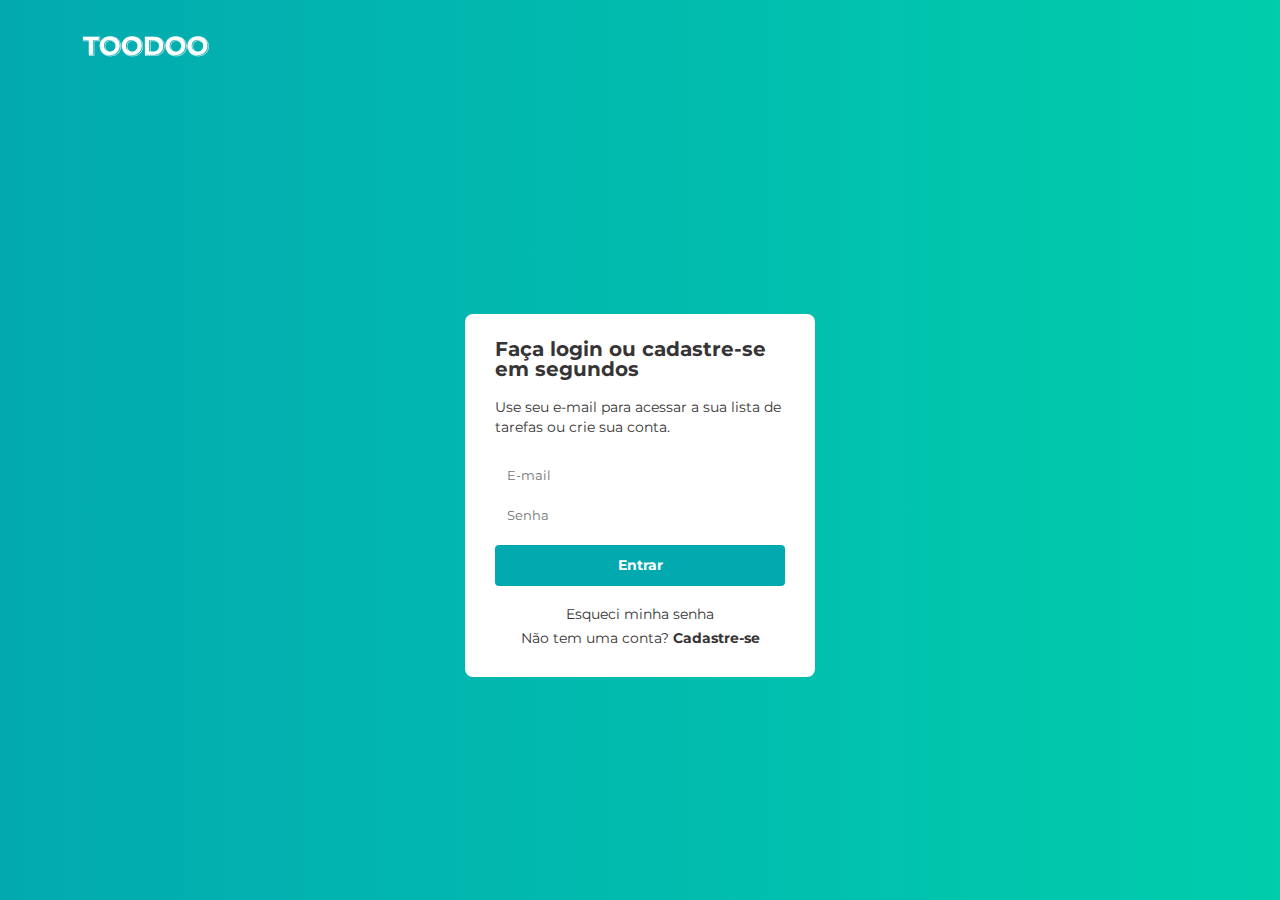
<file: index.html>
<!DOCTYPE html>
<html lang="pt-br">
  <head>
    <meta charset="UTF-8" />
    <meta http-equiv="X-UA-Compatible" content="IE=edge" />
    <meta name="viewport" content="width=device-width, initial-scale=1.0" />
    <link rel="preconnect" href="https://fonts.googleapis.com" />
    <link rel="preconnect" href="https://fonts.gstatic.com" crossorigin />
    <link
      href="https://fonts.googleapis.com/css2?family=Montserrat:wght@100;300;400;500;600;700&display=swap"
      rel="stylesheet"
    />
    <link rel="stylesheet" href="css/styles.css" />
    <script src="js/script.js" defer></script>
    <title>TOODOO</title>
  </head>

  <body>
    <main class="container">
      <header class="header">
        <div>
          <a href="tarefas.html">
            <img
              class="imgLogo"
              src="assets/TOODOO LOGO-1.png"
              alt="Logo.png"
            />
          </a>
        </div>
        <div class="headerButton">
          <!-- <a href="index.html" class="button-login">Entrar</a>
          <a href="cadastro.html" class="button-cadastro">Cadastre-se</a> -->
        </div>
      </header>
      <div class="box">
        <div>
          <form id="form-login" class="form-box">
            <h1 class="tittle">Faça login ou cadastre-se em segundos</h1>
            <h2 class="subtittle">
              Use seu e-mail para acessar a sua lista de tarefas ou crie sua
              conta.
            </h2>
            <span id="msg-login" class="msg-login"></span>
            <div class="form-control">
              <input
                id="login-email"
                type="email"
                placeholder="E-mail"
                class="input"
              />
              <input
                id="login-password"
                type="password"
                placeholder="Senha"
                class="input"
              />
            </div>
            <button type="submit" >Entrar</button>
            <a href="esqueci-senha.html" class="esqueci-senha"
              ><p>Esqueci minha senha</p></a
            >
            <p class="a-cadastrar">
              Não tem uma conta? <a href="cadastro.html"> Cadastre-se</a>
            </p>
          </form>
        </div>
      </div>
    </main>
  </body>
</html>
</file>
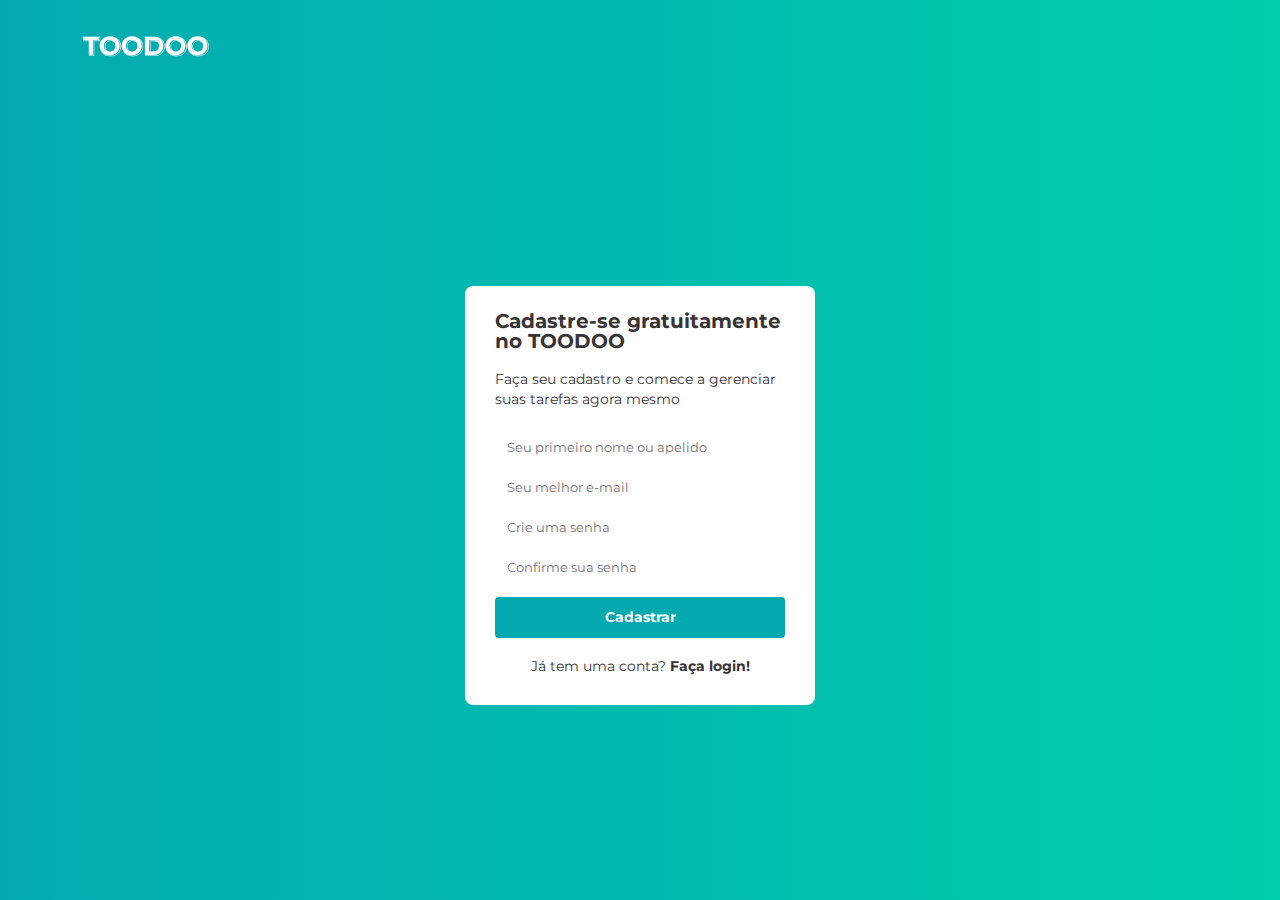
<file: cadastro.html>
<!DOCTYPE html>
<html lang="pt-br">
  <head>
    <meta charset="UTF-8" />
    <meta http-equiv="X-UA-Compatible" content="IE=edge" />
    <meta name="viewport" content="width=device-width, initial-scale=1.0" />
    <link rel="preconnect" href="https://fonts.googleapis.com" />
    <link rel="preconnect" href="https://fonts.gstatic.com" crossorigin />
    <link
      href="https://fonts.googleapis.com/css2?family=Montserrat:wght@100;300;400;500;600;700&display=swap"
      rel="stylesheet"
    />
    <link rel="stylesheet" href="css/styles.css" />
    <script src="js/cadastro.js" defer></script>
    <title>Cadastro</title>
  </head>

  <body>
    <main class="container">
      <header class="header">
        <div>
          <a href="tarefas.html">
            <img
              class="imgLogo"
              src="assets/TOODOO LOGO-1.png"
              alt="Logo.png"
            />
          </a>
        </div>
        <div class="headerButton">
          <!-- <a href="index.html" class="button-login">Entrar</a>
          <a href="cadastro.html" class="button-cadastro">Cadastre-se</a> -->
        </div>
      </header>
      <div class="box">
        <div>
          <form id="form-cadastro" class="form-box">
            <h1 class="tittle">Cadastre-se gratuitamente no TOODOO</h1>
            <h2 class="subtittle">
              Faça seu cadastro e comece a gerenciar suas tarefas agora mesmo
            </h2>
            <span id="msg-cadastro" class="msg"></span>
            <div class="form-control">
              <input
              id="cad-name"
              type="text"
              placeholder="Seu primeiro nome ou apelido"
              class="input"
              />
              <span id="label-cad-name" class="msg"></span>

              <input
                id="cad-email"
                type="email"
                placeholder="Seu melhor e-mail"
                class="input"
              />
              <span id="label-cad-email" class="msg"></span>

              <input
                id="cad-senha"
                type="password"
                placeholder="Crie uma senha"
                class="input"
              />
              <span id="label-cad-senha" class="msg"></span>

              <input
                id="cad-confirm-senha"
                type="password"
                placeholder="Confirme sua senha"
                class="input"
              />
              <span id="label-cad-confirm-senha" class="msg"></span>

            </div>
            <button id="button-cadastro">Cadastrar</button>
            <p class="a-cadastrar">
              Já tem uma conta? <a href="index.html"> Faça login!</a>
            </p>
          </form>
        </div>
      </div>
    </main>
  </body>
</html>
</file>
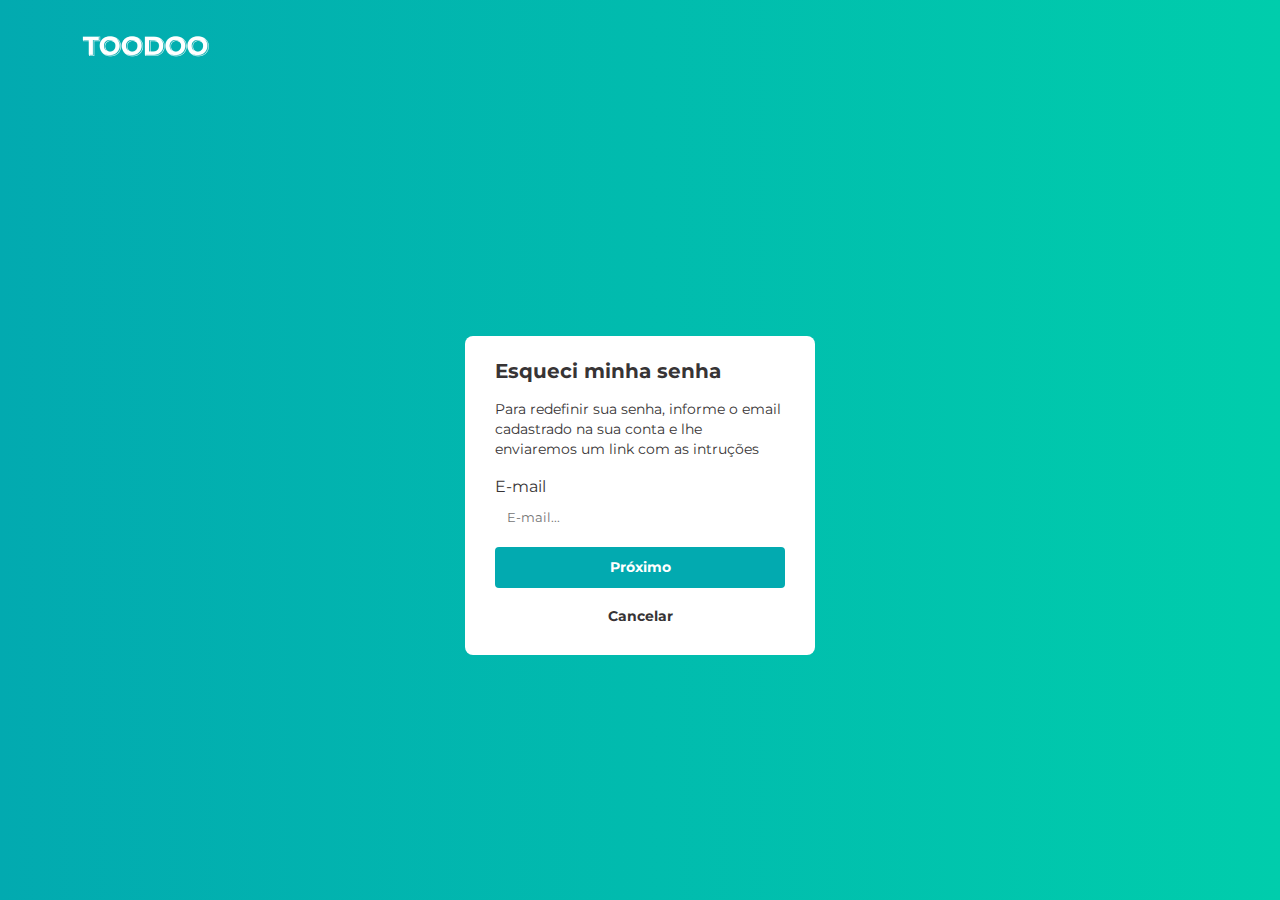
<file: esqueci-senha.html>
<!DOCTYPE html>
<html lang="pt-br">
  <head>
    <meta charset="UTF-8" />
    <meta http-equiv="X-UA-Compatible" content="IE=edge" />
    <meta name="viewport" content="width=device-width, initial-scale=1.0" />
    <link rel="preconnect" href="https://fonts.googleapis.com" />
    <link rel="preconnect" href="https://fonts.gstatic.com" crossorigin />
    <link
      href="https://fonts.googleapis.com/css2?family=Montserrat:wght@100;300;400;500;600;700&display=swap"
      rel="stylesheet"
    />
    <link rel="stylesheet" href="css/styles.css" />
    <title>Esqueci minha senha</title>
  </head>

  <body>
    <main class="container">
      <header class="header">
        <div>
          <a href="tarefas.html">
            <img
              class="imgLogo"
              src="assets/TOODOO LOGO-1.png"
              alt="Logo.png"
            />
          </a>
        </div>
        <div class="headerButton">
          <!-- <a href="index.html" class="button-login">Entrar</a>
          <a href="cadastro.html" class="button-cadastro">Cadastre-se</a> -->
        </div>
      </header>
      <div class="box">
        <div>
          <form class="form-box">
            <h1 class="tittle">Esqueci minha senha</h1>
            <h2 class="subtittle">
              Para redefinir sua senha, informe o email cadastrado na sua conta
              e lhe enviaremos um link com as intruções
            </h2>
            <div class="form-control">
              <label for="email">E-mail</label>
              <input type="email" name="email" placeholder="E-mail..." class="input" />
            </div>
            <button type="submit">Próximo</button>
            <p class="a-cadastrar"><a href="index.html"> Cancelar</a></p>
          </form>
        </div>
      </div>
    </main>
  </body>
</html>
</file>
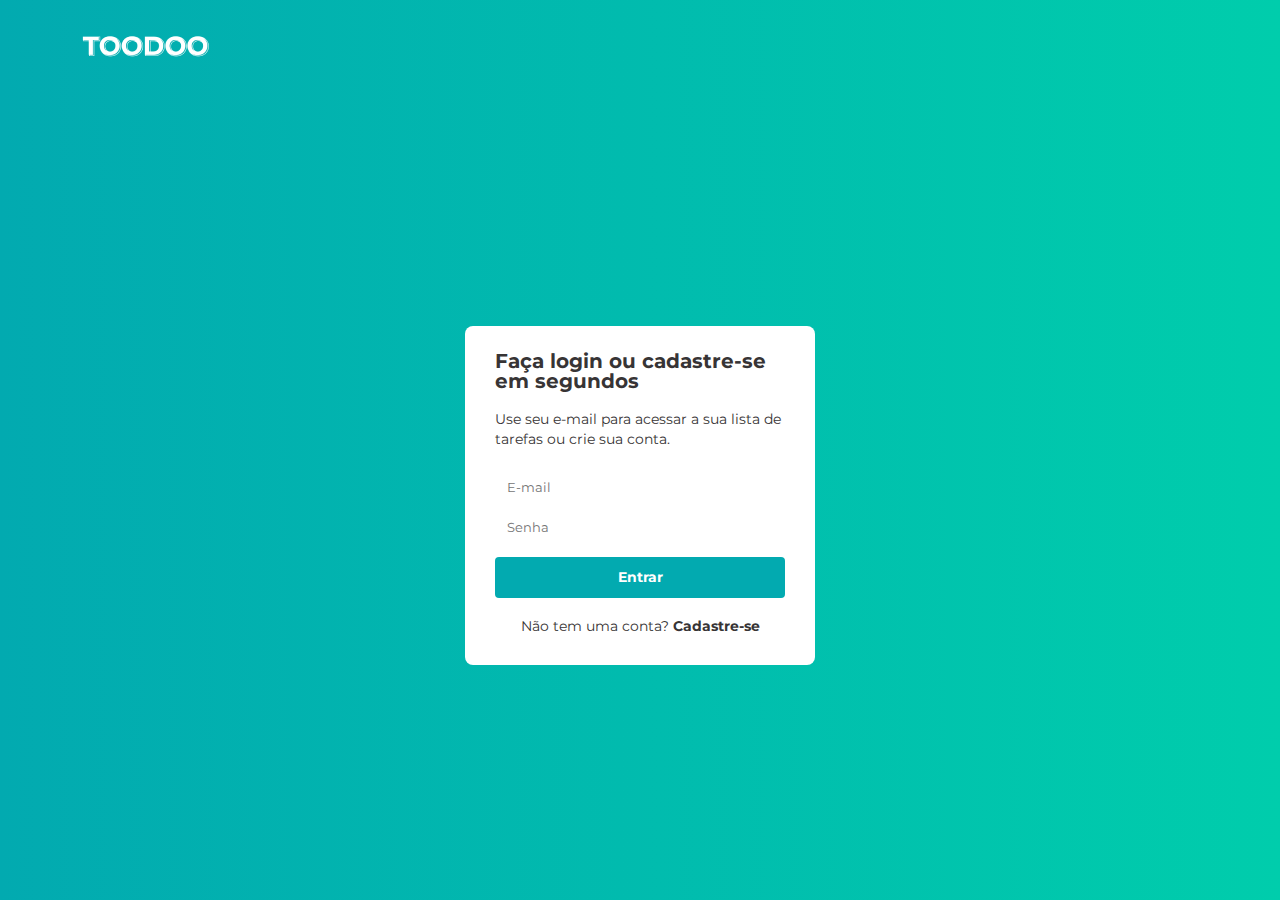
<file: index-old.html>
<!DOCTYPE html>
<html lang="pt-br">
  <head>
    <meta charset="UTF-8" />
    <meta http-equiv="X-UA-Compatible" content="IE=edge" />
    <meta name="viewport" content="width=device-width, initial-scale=1.0" />
    <link rel="preconnect" href="https://fonts.googleapis.com" />
    <link rel="preconnect" href="https://fonts.gstatic.com" crossorigin />
    <link
      href="https://fonts.googleapis.com/css2?family=Montserrat:wght@100;300;400;500;600;700&display=swap"
      rel="stylesheet"
    />
    <link rel="stylesheet" href="css/styles.css" />
    <script src="js/script.js" defer></script>
    <title>TOODOO</title>
  </head>

  <body>
    <main class="container">
      <header class="header">
        <div>
          <a href="index.html">
            <img
              class="imgLogo"
              src="assets/TOODOO LOGO-1.png"
              alt="Logo.png"
            />
          </a>
        </div>
      </header>

      <div class="box">
        <div>
          <form id="form-login" class="form-box">
            <h1 class="tittle">Faça login ou cadastre-se em segundos</h1>
            <h2 class="subtittle">
              Use seu e-mail para acessar a sua lista de tarefas ou crie sua
              conta.
            </h2>
            <span id="msg-login" class="msg-login"></span>
            <div class="form-control">
              <input
                id="login-email"
                type="email"
                placeholder="E-mail"
                class="input"
              />
              <input
                id="login-password"
                type="password"
                placeholder="Senha"
                class="input"
              />
            </div>
            <button type="submit">Entrar</button>
            <p class="a-cadastrar">
              Não tem uma conta? <a href="cadastro.html"> Cadastre-se</a>
            </p>
          </form>
        </div>
      </div>
    </main>
  </body>
</html>
</file>
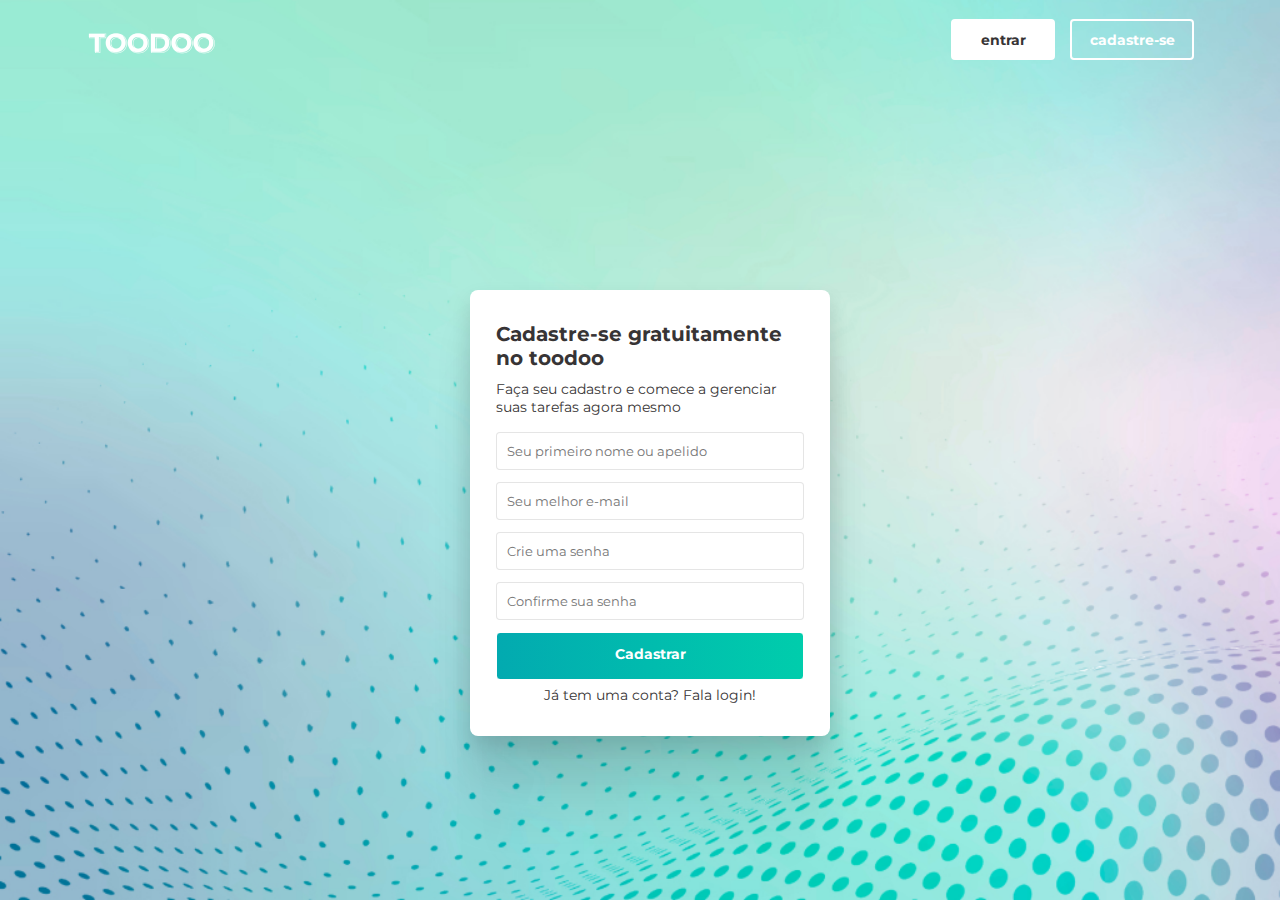
<file: signup.html>
<!DOCTYPE html>
<html lang="pt-br">
<head>
    <meta charset="UTF-8">
    <meta http-equiv="X-UA-Compatible" content="IE=edge">
    <meta name="viewport" content="width=device-width, initial-scale=1.0">
    <link rel="preconnect" href="https://fonts.googleapis.com">
    <link rel="preconnect" href="https://fonts.gstatic.com" crossorigin>
    <link href="https://fonts.googleapis.com/css2?family=Montserrat:wght@100;300;400;500;600;700&display=swap" rel="stylesheet">
   <link rel="stylesheet" href="styles.css">
    <title>TooDoo</title>
</head>

<header class="header">
    <Div>
        <img class="imgLogo" src="assets/TOODOO LOGO-1.png" alt="Logo.png">
    </Div>
    <div class="headerButton">
        <h1 class="buttonLogin">entrar</h1>
        <h1 class="buttonCadastro">cadastre-se</h1>
    </div>
</header>
<body class="container" >
    <div class="box">
        <div>
            <h1 class="tittle">Cadastre-se gratuitamente no toodoo</h1>
            <h2 class="subtittle">Faça seu cadastro e comece a gerenciar suas tarefas agora mesmo</h2>
        </div>
        <div>
            <form class="form">
                <input type="text" placeholder="Seu primeiro nome ou apelido" class="input"/>
                <input type="email" placeholder="Seu melhor e-mail" class="input"/>
                <input type="password" placeholder="Crie uma senha" class="input"/>
                <input type="password" placeholder="Confirme sua senha" class="input"/>
                <button type="submit" class="button">Cadastrar</button>
            </form>
            <p class="subtittle">Já tem uma conta? Fala login!</p>
        </div>
    </div>
</body>
</html>
</file>
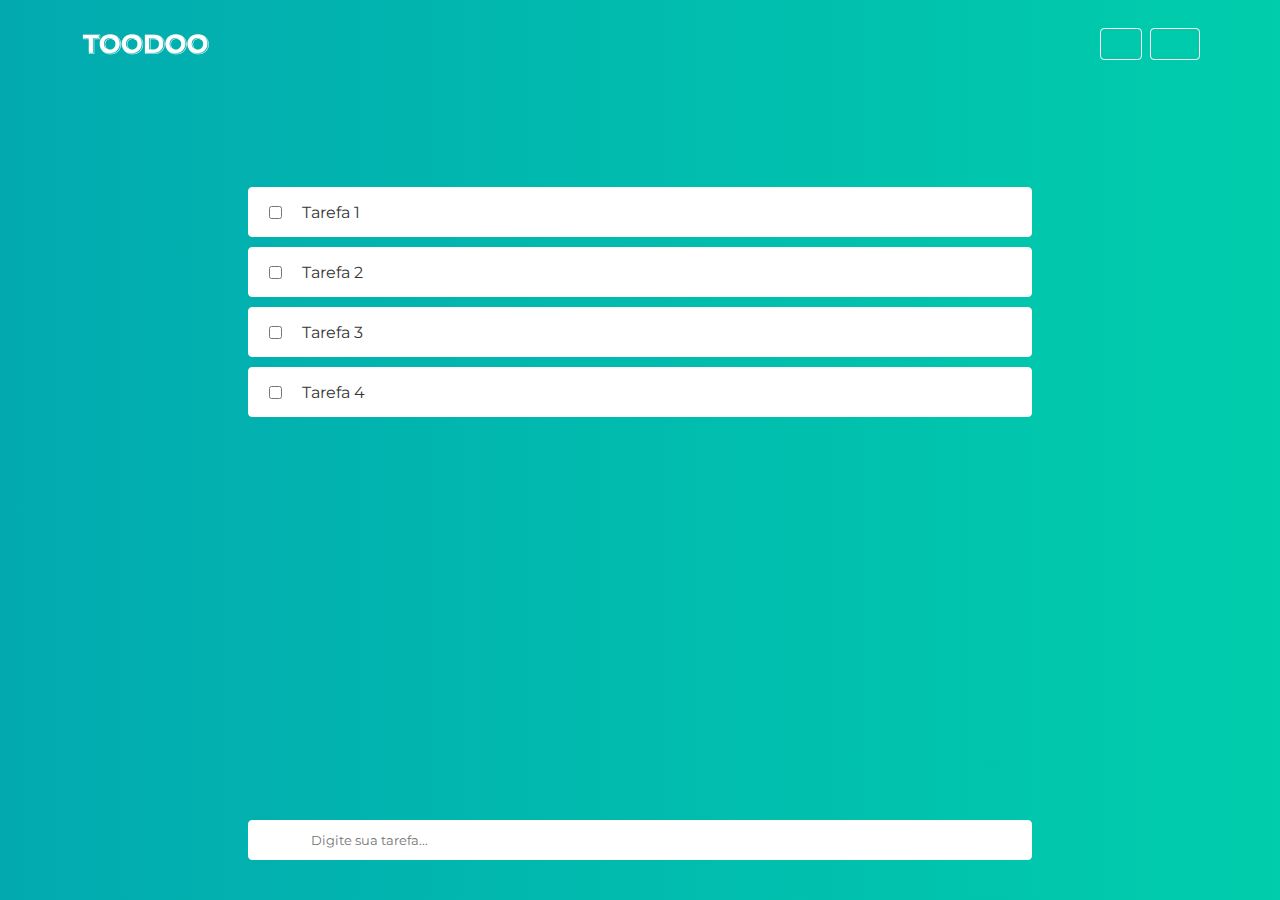
<file: tarefas.html>
<!DOCTYPE html>
<html lang="pt-br">
  <head>
    <meta charset="UTF-8" />
    <meta http-equiv="X-UA-Compatible" content="IE=edge" />
    <meta name="viewport" content="width=device-width, initial-scale=1.0" />
    <link rel="preconnect" href="https://fonts.googleapis.com" />
    <link rel="preconnect" href="https://fonts.gstatic.com" crossorigin />
    <link
      href="https://fonts.googleapis.com/css2?family=Montserrat:wght@100;300;400;500;600;700&display=swap"
      rel="stylesheet"
    />
    <link rel="stylesheet" href="css/styles.css" />
    <link
      rel="stylesheet"
      href="https://cdnjs.cloudflare.com/ajax/libs/font-awesome/6.4.0/css/all.min.css"
      integrity="sha512-iecdLmaskl7CVkqkXNQ/ZH/XLlvWZOJyj7Yy7tcenmpD1ypASozpmT/E0iPtmFIB46ZmdtAc9eNBvH0H/ZpiBw=="
      crossorigin="anonymous"
      referrerpolicy="no-referrer"
    />
    <script src="js/tarefas.js" defer ></script>
    <title>Lista de tarefas</title>
  </head>

  <body>
    <main class="container">
      <header class="header">
        <div>
          <a href="index.html">
            <img
              class="imgLogo"
              src="assets/TOODOO LOGO-1.png"
              alt="Logo.png"
            />
          </a>
        </div>
        <div class="header-user">
          <!-- <button class="filter"><img src="assets/filter.svg" alt="filter" /></button> -->
          <span id="logado" class="button-user"></span>
          <button onclick="logout()" id="logout">
            <i class="fa-solid fa-arrow-right-from-bracket"></i>
          </button>
        </div>
      </header>
      <div class="box-tasks">
        <div class="card">
          <input type="checkbox" name="task" data-i="task-1" />
          <span class="task-item">Tarefa 1</span>
          <button value="X"><i class="fa-solid fa-trash-can"></i></button>
        </div>

        <div class="card">
          <input type="checkbox" name="task" data-i="task-2" />
          <span class="task-item">Tarefa 2</span>
          <button value="X"><i class="fa-solid fa-trash-can"></i></button>
        </div>

        <div class="card">
          <input type="checkbox" name="task" data-i="task-3" />
          <span class="task-item">Tarefa 3</span>
          <button value="X"><i class="fa-solid fa-trash-can"></i></button>
        </div>

        <div class="card">
          <input type="checkbox" name="task" data-i="task-4" />
          <span class="task-item">Tarefa 4</span>
          <button value="X"><i class="fa-solid fa-trash-can"></i></button>
        </div>

        <div class="new-task">
          <button value="X"><i class="fa-solid fa-plus"></i></button>
          <input type="text" placeholder="Digite sua tarefa..." />
        </div>
      </div>
    </main>
  </body>
</html>
</file>
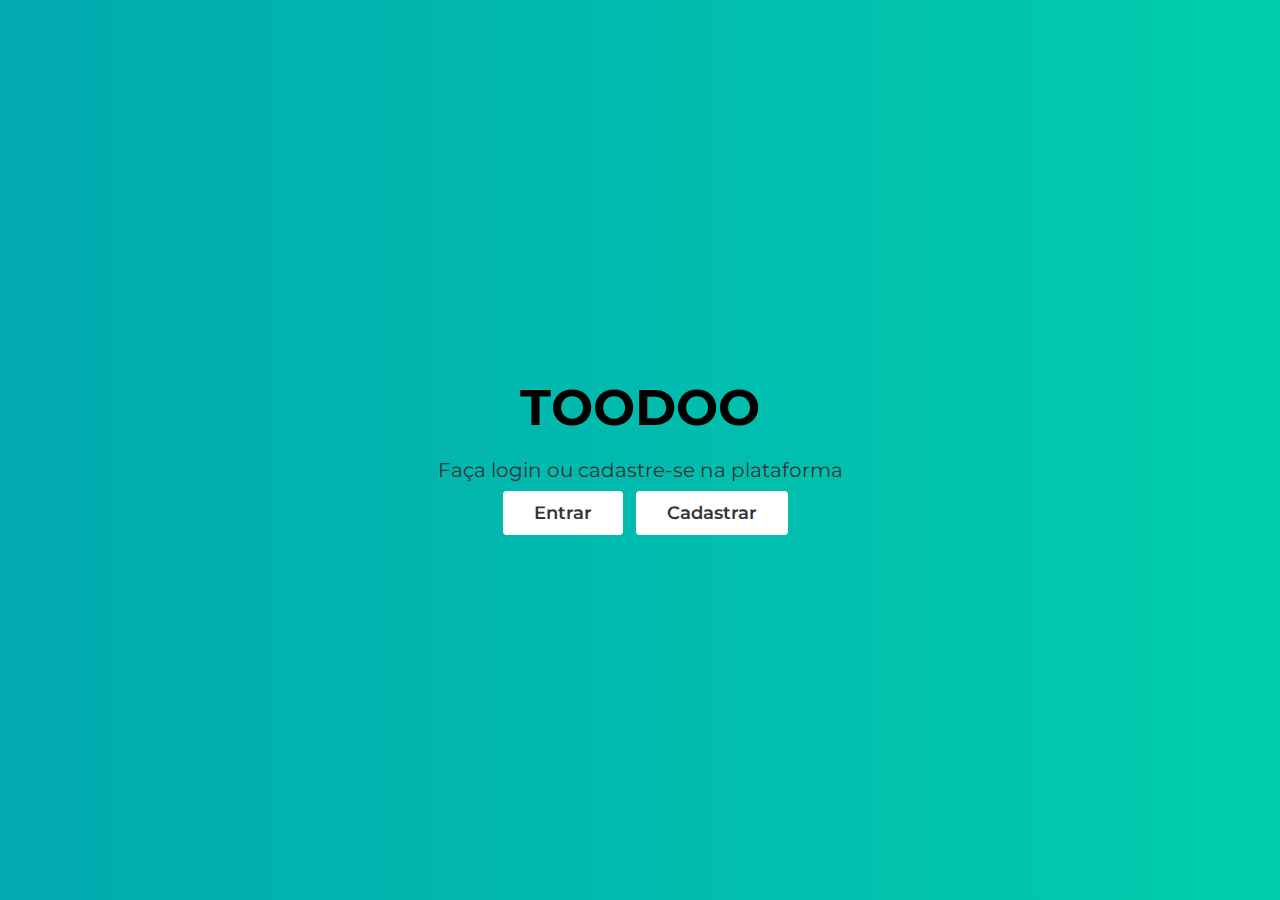
<file: src/pages/loading.html>
<!DOCTYPE html>
<html lang="pt-br">
  <head>
    <meta charset="UTF-8" />
    <meta name="viewport" content="width=device-width, initial-scale=1.0" />
    <link rel="preconnect" href="https://fonts.googleapis.com" />
    <link rel="preconnect" href="https://fonts.gstatic.com" crossorigin />
    <link
      href="https://fonts.googleapis.com/css2?family=Montserrat:wght@100;300;400;500;600;700&display=swap"
      rel="stylesheet"
    />
    <link rel="stylesheet" href="../css/loading.css"/>
    <script src="../js/index.js"></script>
    <link
      rel="shortcut icon"
      href="../assets/done_all.ico"
      type="image/x-icon"
    />
    <title>Loading</title>
  </head>
  <body>
    <div class="loading">
      <h1>TOODOO</h1>
      <P>Faça login ou cadastre-se na plataforma</P>
      <div class="button-loading">
        <a href="./signin.html">Entrar</a>
        <a href="./signup.html">Cadastrar</a>
      </div>
    </div>
  </body>
</html>
</file>
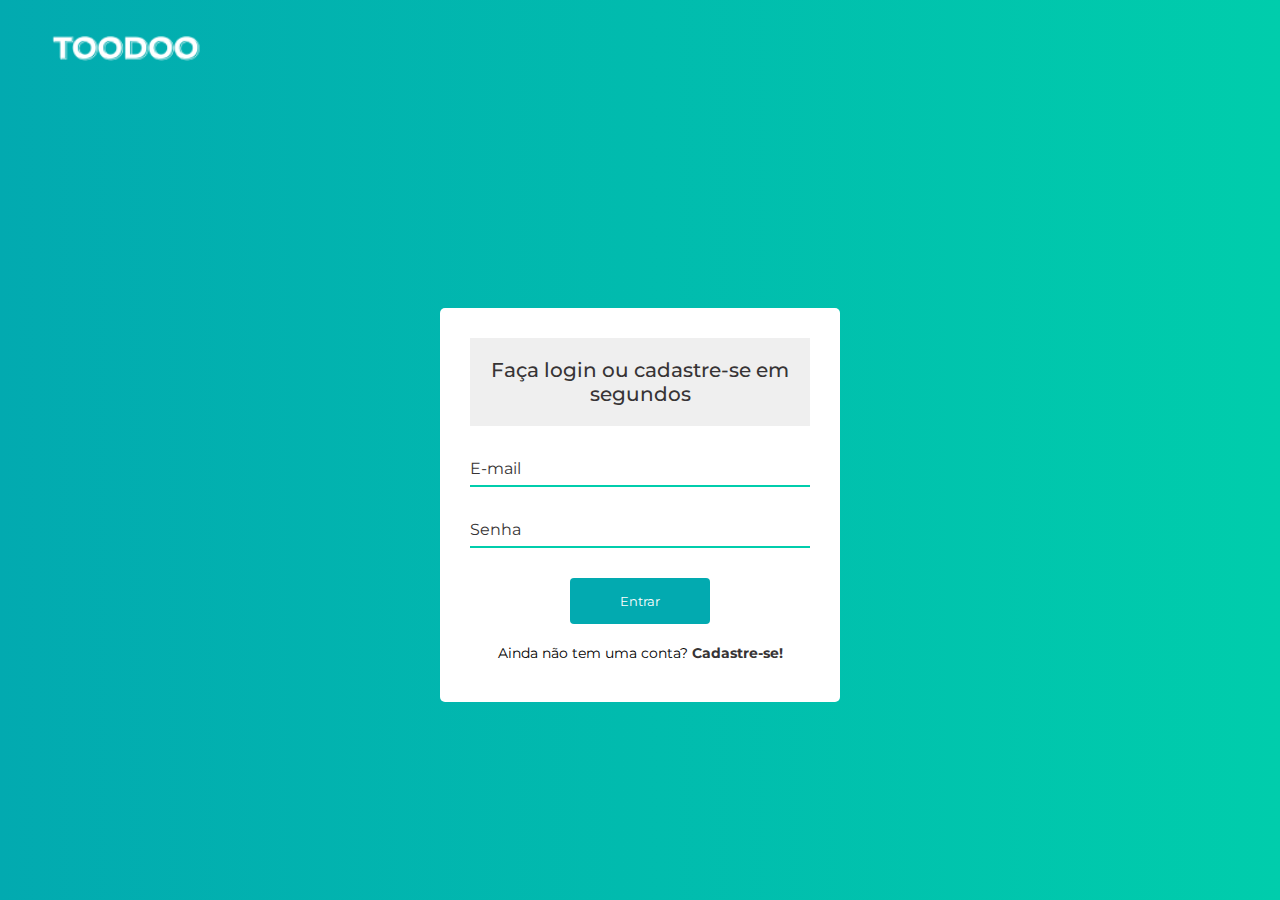
<file: src/pages/signin.html>
<!DOCTYPE html>
<html lang="pt-br">
  <head>
    <meta charset="UTF-8" />
    <meta name="viewport" content="width=device-width, initial-scale=1.0" />
    <link rel="preconnect" href="https://fonts.googleapis.com" />
    <link rel="preconnect" href="https://fonts.gstatic.com" crossorigin />
    <link
      href="https://fonts.googleapis.com/css2?family=Montserrat:wght@100;300;400;500;600;700&display=swap"
      rel="stylesheet"
    />
    <link rel="stylesheet" href="../css/signin.css" />
    <script src="../js/signin.js" defer></script>
    <link
      rel="shortcut icon"
      href="../assets/done_all.ico"
      type="image/x-icon"
    />
    <link
      rel="stylesheet"
      href="https://cdnjs.cloudflare.com/ajax/libs/font-awesome/6.4.0/css/all.min.css"
      integrity="sha512-iecdLmaskl7CVkqkXNQ/ZH/XLlvWZOJyj7Yy7tcenmpD1ypASozpmT/E0iPtmFIB46ZmdtAc9eNBvH0H/ZpiBw=="
      crossorigin="anonymous"
      referrerpolicy="no-referrer"
    />
    <title>Signin</title>
  </head>
  <body>
    <header>
      <img class="imgLogo" src="../assets/TOODOO LOGO-1.png" alt="Logo.png" />
    </header>
    <main class="container">
      <form class="form-signin">
        <div class="header-form">
          <h1>Faça login ou cadastre-se em segundos</h1>
        </div>
        <span id="form-msg"></span>
        <div>
          <div class="form-control">
            <input
              id="email"
              name="email"
              type="email"
              placeholder=""
              class="input"
              required
            />
            <label for="email" id="label-email">E-mail</label>
          </div>
          <div class="form-control">
            <input
              id="password"
              name="password"
              type="password"
              placeholder=""
              class="input"
              required
            />
            <label for="password" id="label-password">Senha</label>
          </div>

          <button type="submit">Entrar</button>
          <p class="a-signin">
            Ainda não tem uma conta?
            <a href="../pages/signup.html"> Cadastre-se!</a>
          </p>
        </div>
      </form>
    </main>
  </body>
</html>
</file>
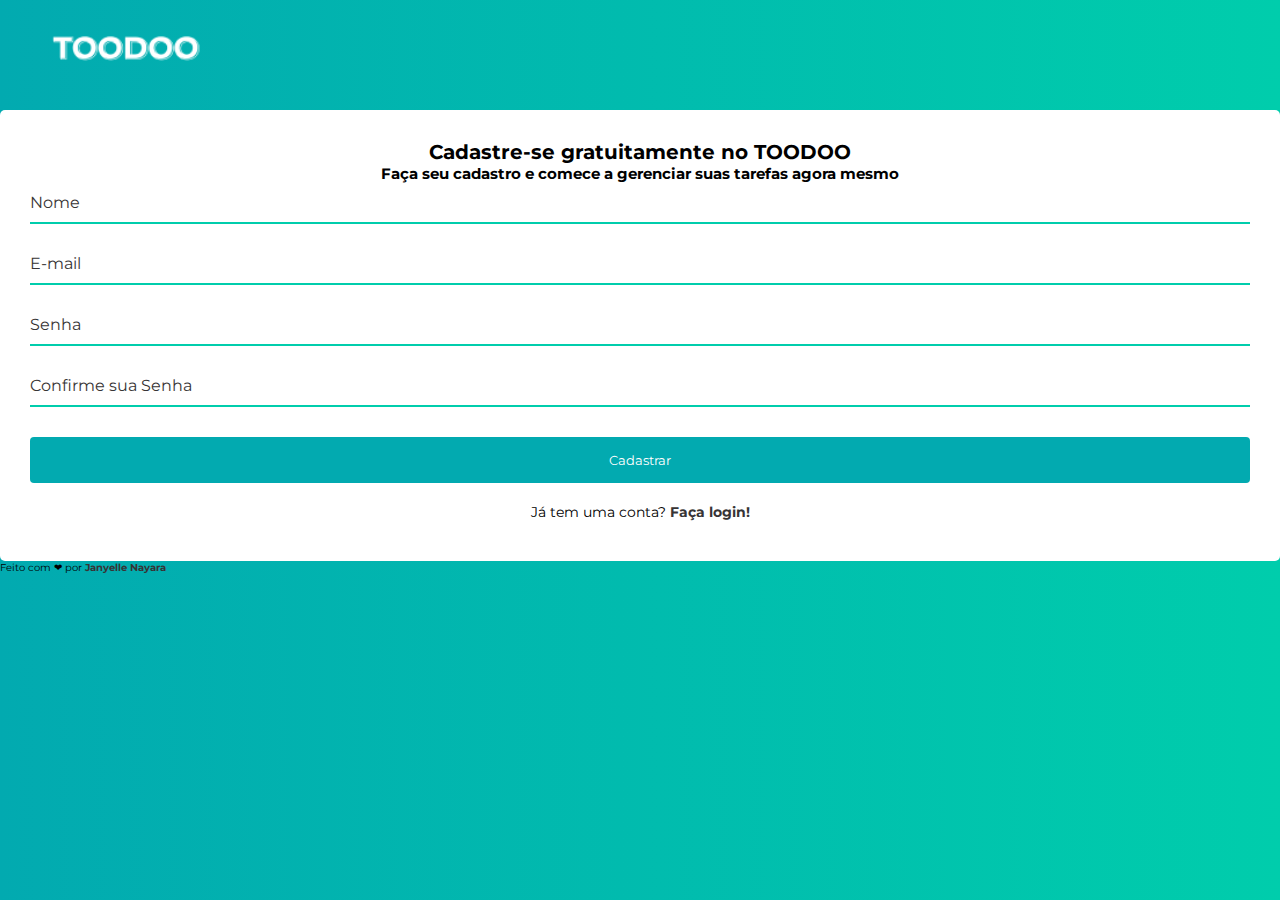
<file: src/pages/signup.html>
<!DOCTYPE html>
<html lang="pt-br">
  <head>
    <meta charset="UTF-8" />
    <meta name="viewport" content="width=device-width, initial-scale=1.0" />
    <link rel="preconnect" href="https://fonts.googleapis.com" />
    <link rel="preconnect" href="https://fonts.gstatic.com" crossorigin />
    <link
      href="https://fonts.googleapis.com/css2?family=Montserrat:wght@100;300;400;500;600;700&display=swap"
      rel="stylesheet"
    />
    <link rel="stylesheet" href="../css/signup.css" />
    <script src="../js/signup.js" defer></script>
    <link
      rel="shortcut icon"
      href="../assets/done_all.ico"
      type="image/x-icon"
    />
    <link
      rel="stylesheet"
      href="https://cdnjs.cloudflare.com/ajax/libs/font-awesome/6.4.0/css/all.min.css"
      integrity="sha512-iecdLmaskl7CVkqkXNQ/ZH/XLlvWZOJyj7Yy7tcenmpD1ypASozpmT/E0iPtmFIB46ZmdtAc9eNBvH0H/ZpiBw=="
      crossorigin="anonymous"
      referrerpolicy="no-referrer"
    />
    <title>Signup</title>
  </head>
  <body>
    <header>
      <img class="imgLogo" src="../assets/TOODOO LOGO-1.png" alt="Logo.png" />
    </header>
    <main class="container-signup">
      <form id="form-signup" class="form-signup">
        <h1 class="tittle">Cadastre-se gratuitamente no TOODOO</h1>
        <h2 class="subtittle">
          Faça seu cadastro e comece a gerenciar suas tarefas agora mesmo
        </h2>

        <span id="msg-signup" class="msg"></span>
        <div class="form-control">
          <input
            id="cad-username"
            type="text"
            placeholder=""
            class="input"
            name="cad-username"
            required
          />
          <label for="cad-username" id="label-cad-username">Nome</label>
        </div>
        <div class="form-control" id="form-email">
          <input
            id="cad-email"
            name="cad-email"
            type="email"
            placeholder=""
            class="input"
            required
          />
          <label for="cad-email" id="label-cad-email" class="msg">E-mail</label>
        </div>
        <div class="form-control">
          <input
            id="cad-password"
            name="cad-password"
            type="password"
            placeholder=""
            class="input"
            required
          />
          <label for="cad-password" id="label-cad-password" class="msg"
            >Senha</label
          >
          <!-- <i id="icon-password" class="fa-regular fa-eye"></i>
          <i id="icon-password" class="fa-regular fa-eye-slash"></i> -->
        </div>
        <div class="form-control">
          <input
            id="cad-confirm-password"
            name="cad-confirm-password"
            type="password"
            placeholder=""
            class="input"
            required
          />
          <label
            for="cad-confirm-password"
            id="label-cad-confirm-password"
            class="msg"
            >Confirme sua Senha</label
          >
          <!-- <i id="icon-visibility-on" class="fa-regular fa-eye"></i>
          <i id="icon-confirm-password" class="fa-regular fa-eye-slash"></i> -->
        </div>

        <button id="button-signup">Cadastrar</button>
        <p class="a-signup">
          Já tem uma conta? <a href="../pages/signin.html"> Faça login!</a>
        </p>
      </form>
    </main>
    <footer>
      Feito com <span>❤</span> por
      <a href="#" target="_blank">Janyelle Nayara</a>
    </footer>
  </body>
</html>
</file>
<file: css/styles.css>
* {
    font-family: 'Montserrat', sans-serif;
    padding: 0;
    margin: 0;
    box-sizing: border-box;
}

body {
    /* background-color: #23a0a4; */
    background: linear-gradient(90deg, #02AAB0 0%, #00CDAC 100%);

}
button{
    border: none;
    cursor: pointer;
    padding: 8px 24px;
    border-radius: 4px;
    font-weight: 700;
    font-size: 14px;
    line-height: 17px;
    border: 2px solid white;
}
a {
    text-decoration: none;
    font-size: 14px;
    font-weight: 400;
    color: #373435;
}

.container {
    padding: 0 80px;
    height: 100vh;
    width: 100vw;
    display: flex;
    flex-direction: column;
    align-items: center;
}

.header {
    padding: 20px 0;
    height: 10%;
    width: 100%;
    display: flex;
    justify-content: space-between;
    align-items: center;
}

.button-login {
    color: #373435;
    margin-right: 10px;
    background-color: #fff;
    padding: 8px 24px;
    font-weight: 700;
    font-size: 14px;
    line-height: 17px;
    border: 2px solid white;
    border-radius: 4px;
}
.button-cadastro {
    color: white;
    background: transparent;
    padding: 8px 24px;
    font-weight: 700;
    font-size: 14px;
    line-height: 17px;
    border: 2px solid white;
    border-radius: 4px;
}

.box {
    height: 90%;
    width: 100%;
    display: flex;
    align-items: center;
    justify-content: center;
}

/* página de login e de cadastro */
.form-box {
    display: flex;
    flex-direction: column;
    max-height: 550px;
    max-width: 350px;
    background-color: #FFFFFF;
    border-radius: 8px;
    padding: 25px 30px;
    color: #373435;
    line-height: 20px;
}
.form-box .tittle {
    font-size: 20px;
    font-weight: 700;
}
.form-box .subtittle {
    font-size: 14px;
    font-weight: 400;
    margin: 18px 0;
}
.form-box .msg .msg-login {
    font-size: 18px;
    text-align: center;
    font-weight: 500;
    letter-spacing: 0.4px;
    margin-bottom: 15px;
    color: red;
    display: none;
}
.form-box .form-control {
    display: flex;
    flex-direction: column;
}
.form-box .form-control .input{
    padding: 12px;
    border: none;
    outline: none;
    background-color: transparent;
    color: #373435;
}
.form-box button{
    margin: 10px 0 18px 0;
    background-color: #02AAB0;
    border: none;
    color: #fff;
    padding: 12px;
}

.form-box .a-cadastrar,
.form-box .esqueci-senha {
    text-align: center;
    font-size: 14px;
    font-weight: 400;
    margin-bottom: 4px;
    transition: all 0.3s;
}
.form-box .a-cadastrar a {
    font-weight: 700;
}

.form-box .esqueci-senha:hover {
    font-weight: 700;
}

/* TELA DE TAREFAS */
.header-user {
    display: flex;    
    align-items: center;
    justify-content: center;
    gap: 8px;
}

.header-user #logout {
    color: white;
    height: 32px;
    background-color: transparent;
    border: 1px solid  white;
}

.header-user .button-user {
    font-weight: 600;
    color: white;
    height: 32px;
    border: 1px solid  white;
    border-radius: 4px;
    padding: 0 20px;
    display: flex;
    align-items: center;


}
.box-tasks {
    height: 90%;
    width: 70%;
    color: #fff;
    display: flex;
    flex-direction: column;
    gap: 10px;
    margin-top: 100px;
    position: relative;
}
.card {
    border-radius: 4px;
    padding: 20px;
    border: 1px solid #fff;
    background-color: white;
    color: #373435;
    display: flex;
    align-items: center;
    height: 50px;
    position: relative;
}
.card span {
    margin: 0 50px 0 20px;
    word-break: break-all;
    word-wrap: normal;
}
.card button {
    background-color: transparent;
    width: 10px;
    position: absolute;
    right: 10px;
    display: flex;
    align-items: center;
    justify-content: center;
}
.card i {
    color: #777274;
    font-weight: 400;
    font-size: 18px;
}
.new-task {
    position: absolute;
    bottom: 40px;
    width: 100%;
    border-radius: 4px;
    display: flex;
    align-items: center;
    border: 1px solid #fff;
    background-color: white;
    height: 40px;
}

.new-task button {
    background-color: transparent;
    width: 10px;
    display: flex;
    align-items: center;
    justify-content: center;
}
.new-task i {
    color: #373435;
    font-weight: 400;
    font-size: 18px;
}
.new-task input {
    border: none;
    outline: none;
    background-color: transparent;
    padding: 0 10px;
    width: 100%;
}
</file>
<file: styles.css>
:root{
    --primary-700:#cccccc;
}


* {
    font-family: 'Montserrat', sans-serif;
    padding: 0;
    margin: 0;
}

body {
    background-image: url(assets/background.jpg);
    background-size: cover;
}

.header {
    display: flex;
    justify-content: space-between;
    padding: 10px;
}

.imgLogo {
    position: absolute;
    top: 19px;
    width: 132px;
    height: 43px;
    left: 86px;
}

.headerButton {
    display: flex;
    position: absolute;
    top: 19px;
    right: 86px;
}
 
.buttonLogin{
    display: flex;
    align-items: center;
    justify-content: center;
    border-radius: 4px;
    border: 2px solid white;
    width: 100px;
    height: 37px;
    font-size: 14px;
    font-weight: 700;
    color: #373435;
    background-color: white; 
}

.buttonCadastro{
    display: flex;
    align-items: center;
    justify-content: center;
    font-size: 14px;
    width: 120px;
    height: 37px;
    border: 2px solid white;
    border-radius: 4px;
    font-weight: 700;
    color: white;
    margin-left: 15px;
}

.container {    
    display: flex;
    align-items: center;
    justify-content: center;
    border-radius: 8px;
    width: 100vw;
    height: 100vh;
}

.box {
    display: flex;
    flex-direction: column;
    align-items: stretch;
    justify-content: center;
    margin-top: 14vh;
    padding: 32px 26px;
    width: 24%;
    border-radius: 8px;
    background-color: white;
    box-shadow: 0px 148px 59px rgba(0, 0, 0, 0.01), 0px 83px 50px rgba(0, 0, 0, 0.05), 0px 37px 37px rgba(0, 0, 0, 0.09), 0px 9px 20px rgba(0, 0, 0, 0.1), 0px 0px 0px rgba(0, 0, 0, 0.1);  
}

.tittle {
    display: flex;
    align-items: center;
    justify-content: center;
    font-weight: 700;
    font-size: 20px;
    color: #373435;
    margin: 0 0 10px 0;
}

.subtittle {
    display: flex;
    align-items: center;
    justify-content: center;
    font-weight: 400;
    font-size: 14px;
    font-style: normal;
    color: #373435;
}

.form{
    display: flex;
    flex-direction: column;
    text-align: center;
    font-style: normal;
    font-size: 14px;    
    width: 100%;
    padding-top: 10px;
}

.input {
    border: 1px solid #cccccc80;
    border-radius: 4px;
    padding: 10px;
    margin: 6px 0;
    
    
}

.button {
    background: linear-gradient(90deg, #02AAB0 0%, #00CDAC 100%);
    border-radius: 4px;
    border: 1px solid;
    padding: 12px 10px 16px 10px;
    margin: 6px 0;
    font-size: 14px;
    font-weight: 700;
    color: white;
}
</file>
<file: src/css/loading.css>
:root {
  --bg-primary-color: linear-gradient(90deg, #02AAB0 0%, #00CDAC 100%);
  --bg-second-color: #02AAB0;

  --primary-color: #373435;
  --second-color: #fff;
  --terciary-color: #CE1C2A;

  font-size: 62.5%;
}

* {
  font-family: 'Montserrat', sans-serif;
  padding: 0;
  margin: 0;
  box-sizing: border-box;
}

body {
  height: 100vh;
  width: 100vw;
  background: var(--bg-primary-color);
}
.loading {
  height: 100%;
  width: 100%;
  display: flex;
  flex-direction: column;
  align-items: center;
  justify-content: center;
  gap: 2rem;
}
h1 {
  font-size: 5rem;
}

p {
  font-size: 2rem;
  color: var(--primary-color);
}

a {
  font-size: 1.8rem;
  border: .1rem solid #fff;
  background-color: #fff;
  text-decoration: none;
  cursor: pointer;
  border-radius: .4rem;
  margin-left: 1rem;
  padding: 1rem 3rem;
  color: var(--primary-color);
  font-weight: 600;
}
</file>
<file: src/css/signin.css>
:root {
  --bg-primary-color: linear-gradient(90deg, #02AAB0 0%, #00CDAC 100%);
  --bg-second-color: #02AAB0;

  --primary-color: #373435;
  --second-color: #fff;
  --success-color: #2ecc71;
  --error-color: #e74c3c;

  font-size: 62.5%;
}

* {
  font-family: 'Montserrat', sans-serif;
  padding: 0;
  margin: 0;
  box-sizing: border-box;
}

body {
  font-size: 1rem;
  background: var(--bg-primary-color);
  height: 100vh;
  width: 100vw;
  display: flex;
  flex-direction: column;
  position: relative;
}

header {
  display: flex;
  justify-content: space-between;
  height: 10%;
  max-height: 10rem;
  padding: 2rem 5rem;
  margin-bottom: 2rem;
}

a {
  font-weight: 700;
  color: var(--primary-color);
  text-decoration: none;
}
input {
  border-radius: 0.4rem;
  border: none;
  outline: none;
}
button {
  border-radius: 0.4rem;
  cursor: pointer;
  border: none;
}
.imgLogo {
  width: auto;
  height: 5rem;
}
.container {
  margin-top: 5rem;
  width: 95%;
  height: auto;
  max-width: 40rem;
  margin: auto;
}
.form-signin{
  padding: 3rem;
  display: flex;
  flex-direction: column; 
  text-align: center;
  background-color: var(--second-color);
  border-radius: .5rem;
}
.container .header-form {
  background-color: #cccccc50;
  text-align: center;
  padding: 2rem;
}
.container .header-form h1{
  font-size: 2rem;
  font-weight: 500;
  color: #373435;
}
.form-signin span{
  font-size: 1.4rem;
  color: #e74c3c;
  font-weight: 600;
  text-align: center;
  padding: 1rem 0;
}

.form-control {
  position: relative;
  padding-top: 1rem;
  margin-bottom: 2rem;
  font-size: 1.6rem;
}
.form-control i {
  position: absolute;
  top: 2rem;
  right: 1rem;
  visibility: hidden;
}
.form-control input {
  width: 100%;
  padding: .5rem .5rem;
  display: inline-block;
  background-color: transparent;
  border: none;
  outline: none;
  border-bottom: 2px solid #00CDAC;
  min-width: 18rem;
  font-size: 1.6rem;
  transition: all .3s ease-out;
  border-radius: 0;
}
.form-control input:focus {
  border-bottom: 2px solid #045c4d;
}

.form-control label {
  color: #373435;
  pointer-events: none;
  position: absolute;
  top: 0;
  left: 0;
  margin-top: 1.3rem;
  transition: all .3s ease-out;
}

.form-control input:focus + label,
.form-control input:valid + label{
  font-size: 1.4rem;
  margin-top: 0;  
  color: #373435;
  font-weight: 500;
}

button {
  background-color: var(--bg-second-color);
  color: #fff;
  padding: 1.5rem 5rem;
  margin: 1rem 0;
}
.a-signin {
  text-align: center;
  font-size: 1.4rem;
  margin: 1rem 0;
}



/* CSS de sucesso e erro */
.form-control.error input {
  border-bottom-color: var(--error-color);
}
.form-control.error input:focus + label,
.form-control.error input:valid + label,
.form-control.error label{
  color: var(--error-color);
  font-size: 1.1rem;
}
.form-control.error .fa-exclamation-circle {
  visibility: visible;
  color: var(--error-color);
}

.form-control .success input {
  border-bottom-color: var(--success-color);
}
.form-control.success input:focus + label,
.form-control.success input:valid + label,
.form-control.success label{
  color: var(--success-color);
  font-size: 1.1rem;
}
.form-control.success .fa-check-circle {
  visibility: visible;
  color: var(--success-color);
}


/* VERSÃO MOBILE */

@media screen and (max-width: 500px) {
  body {
    display: flex;
    align-items: center;
  }  
  header {
    margin-top: 50px;
  }
}
</file>
<file: src/css/signup.css>
:root {
  --bg-primary-color: linear-gradient(90deg, #02AAB0 0%, #00CDAC 100%);
  --bg-second-color: #02AAB0;

  --primary-color: #373435;
  --second-color: #fff;
  --success-color: #2ecc71;
  --error-color: #e74c3c;

  font-size: 62.5%;
}

* {
  font-family: 'Montserrat', sans-serif;
  padding: 0;
  margin: 0;
  box-sizing: border-box;
}

body {
  font-size: 1rem;
  background: var(--bg-primary-color);
  height: 100vh;
  width: 100vw;
  display: flex;
  flex-direction: column;
  position: relative;
}

header {
  display: flex;
  justify-content: space-between;
  height: 10%;
  max-height: 10rem;
  padding: 2rem 5rem;
  margin-bottom: 2rem;
}
a {
  font-weight: 700;
  color: var(--primary-color);
  text-decoration: none;
}
input {
  border-radius: 0.4rem;
  border: none;
  outline: none;
}
button {
  cursor: pointer;
  border-radius: 0.4rem;
  border: none;
}
.imgLogo {
  width: auto;
  height: 5rem;
}

.container {
  margin-top: 5rem;
  width: 95%;
  height: auto;
  max-width: 45rem;
  margin: auto;
}
.form-signup{
  padding: 3rem;
  display: flex;
  flex-direction: column; 
  text-align: center;
  background-color: var(--second-color);
  border-radius: .5rem;
}
.container .header-form {
  background-color: #cccccc50;
  height: 5rem;
}
.container .header-form h1{
  font-size: 2.2rem;
  color: #373435;
}

.container span{
  font-size: 1.4rem;
  color: #e74c3c;
  font-weight: 600;
  width: 100%;
  margin-bottom: 1rem;
  text-align: center;
}

.form-control {
  position: relative;
  padding-top: 1rem;
  margin-bottom: 2rem;
  font-size: 1.6rem;
}
.form-control i {
  position: absolute;
  top: 2rem;
  right: 1rem;
  visibility: hidden;
}
.form-control input {
  width: 100%;
  padding: .5rem .5rem;
  display: inline-block;
  background-color: transparent;
  border: none;
  outline: none;
  border-bottom: 2px solid #00CDAC;
  min-width: 18rem;
  font-size: 1.6rem;
  transition: all .3s ease-out;
  border-radius: 0;
}
.form-control input:focus {
  border-bottom: 2px solid #089b82;
}

.form-control label {
  color: #373435;
  pointer-events: none;
  position: absolute;
  top: 0;
  left: 0;
  margin-top: 1rem;
  transition: all .3s ease-out;
}

.form-control input:focus + label,
.form-control input:valid + label{
  font-size: 1.4rem;
  margin-top: 0;  
  color: #373435;
  font-weight: 500;
}

button {
    background-color: var(--bg-second-color);
    color: #fff;
    padding: 1.5rem 5rem;
    margin: 1rem 0;
}
.a-signup {
  text-align: center;
  font-size: 1.4rem;
  margin: 1rem 0;
}
/* CSS de sucesso e erro */
.form-control.error input {
  border-bottom-color: var(--error-color);
}
.form-control.error input:focus + label,
.form-control.error input:valid + label,
.form-control.error label{
  color: var(--error-color);
  font-size: 1.1rem;
}
.form-control.error .fa-exclamation-circle {
  visibility: visible;
  color: var(--error-color);
}

.form-control .success input {
  border-bottom-color: var(--success-color);
}
.form-control.success input:focus + label,
.form-control.success input:valid + label,
.form-control.success label{
  color: var(--success-color);
  font-size: 1.1rem;
}
.form-control.success .fa-check-circle {
  visibility: visible;
  color: var(--success-color);
}


/* VERSÃO MOBILE */

@media screen and (max-width: 500px) {
  header {
    margin-top: 10px;
    justify-content: center;
  }
  .container {
    display: flex;
    padding: 2rem;
  }
}
</file>
